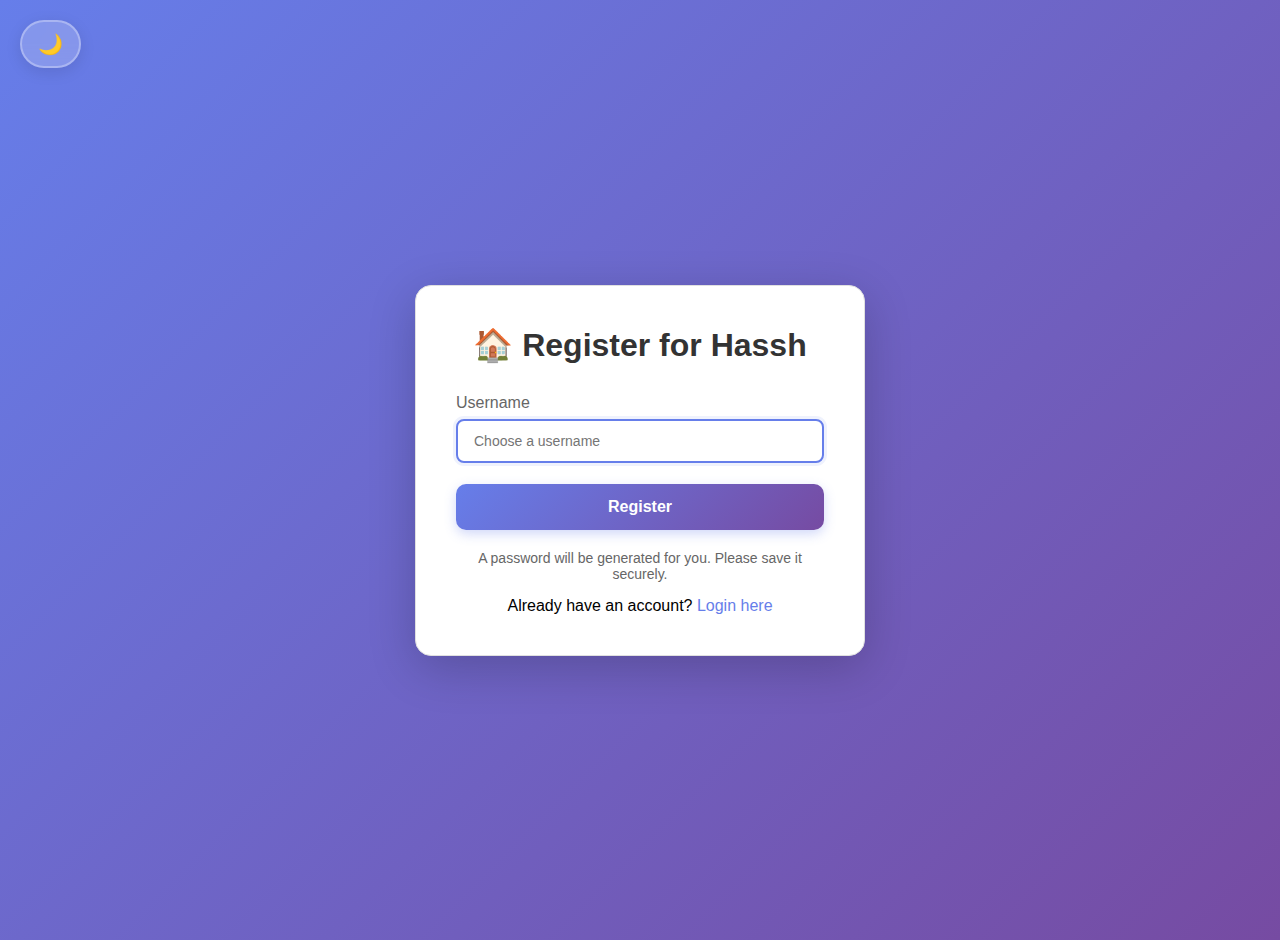
<file: templates/register.html>
<!DOCTYPE html>
<html lang="en">
<head>
    <meta charset="UTF-8">
    <meta name="viewport" content="width=device-width, initial-scale=1.0">
    <title>Register - Hassh</title>
    <link rel="stylesheet" href="/static/css/style.css">
    <style>
        .login-container {
            display: flex;
            justify-content: center;
            align-items: center;
            min-height: 100vh;
        }
        .login-card {
            background: var(--card-bg);
            border-radius: 16px;
            padding: 40px;
            box-shadow: var(--shadow-xl);
            max-width: 450px;
            width: 100%;
            animation: scaleIn 0.3s ease-out;
            border: 1px solid var(--border-color);
        }
        .login-card h1 {
            text-align: center;
            color: var(--text-primary);
            margin-bottom: 30px;
        }
        .login-form .form-group {
            margin-bottom: 20px;
        }
        .login-form label {
            display: block;
            margin-bottom: 8px;
            color: var(--text-secondary);
            font-weight: 500;
        }
        .login-form input {
            width: 100%;
            padding: 12px 16px;
            border: 2px solid var(--input-border);
            border-radius: 8px;
            font-size: 14px;
            background: var(--input-bg);
            color: var(--text-primary);
            transition: all 0.3s ease;
        }
        .login-form input:focus {
            outline: none;
            border-color: #667eea;
            box-shadow: 0 0 0 3px rgba(102, 126, 234, 0.1);
            transform: translateY(-1px);
        }
        .login-form button {
            width: 100%;
            padding: 14px;
            background: var(--gradient-primary);
            color: white;
            border: none;
            border-radius: 10px;
            font-size: 16px;
            font-weight: 600;
            cursor: pointer;
            transition: all 0.3s cubic-bezier(0.4, 0, 0.2, 1);
            box-shadow: 0 4px 12px rgba(102, 126, 234, 0.3);
        }
        .login-form button:hover {
            transform: translateY(-2px);
            box-shadow: 0 6px 20px rgba(102, 126, 234, 0.4);
        }
        .info-text {
            text-align: center;
            color: var(--text-secondary);
            font-size: 14px;
            margin-top: 20px;
        }
        .password-display {
            background: var(--bg-secondary);
            border: 2px solid #667eea;
            border-radius: 8px;
            padding: 15px;
            margin: 20px 0;
            text-align: center;
            font-family: monospace;
            font-size: 16px;
            word-break: break-all;
            color: var(--text-primary);
        }
        .warning {
            background: linear-gradient(135deg, rgba(245, 87, 108, 0.1) 0%, rgba(240, 147, 251, 0.1) 100%);
            border: 1px solid #ffc107;
            border-left: 4px solid #f5576c;
            border-radius: 8px;
            padding: 12px;
            margin: 15px 0;
            color: var(--text-primary);
            font-size: 14px;
        }
        .login-link {
            text-align: center;
            margin-top: 15px;
        }
        .login-link a {
            color: #667eea;
            text-decoration: none;
        }
        .login-link a:hover {
            text-decoration: underline;
        }
    </style>
</head>
<body>
    <div class="login-container">
        <div class="login-card">
            <h1>🏠 Register for Hassh</h1>
            <form class="login-form" id="registerForm">
                <div class="form-group">
                    <label for="username">Username</label>
                    <input type="text" id="username" name="username" placeholder="Choose a username" required autofocus>
                </div>
                <button type="submit">Register</button>
            </form>
            <p class="info-text">
                A password will be generated for you. Please save it securely.
            </p>
            <div class="login-link">
                <p>Already have an account? <a href="/login">Login here</a></p>
            </div>
            <div id="messageContainer"></div>
        </div>
    </div>

    <script src="/static/js/utils.js"></script>
    <script src="/static/js/ui.js"></script>
    <script src="/static/js/register.js"></script>
</body>
</html>
</file>
<file: static/css/style.css>
:root {
    /* Light Theme Colors */
    --bg-primary: linear-gradient(135deg, #667eea 0%, #764ba2 100%);
    --bg-secondary: #f5f7fa;
    --card-bg: #ffffff;
    --text-primary: #333333;
    --text-secondary: #666666;
    --text-tertiary: #999999;
    --border-color: #e0e0e0;
    --shadow-sm: 0 2px 8px rgba(0, 0, 0, 0.08);
    --shadow-md: 0 4px 16px rgba(0, 0, 0, 0.12);
    --shadow-lg: 0 8px 32px rgba(0, 0, 0, 0.16);
    --shadow-xl: 0 12px 48px rgba(0, 0, 0, 0.2);
    --gradient-primary: linear-gradient(135deg, #667eea 0%, #764ba2 100%);
    --gradient-success: linear-gradient(135deg, #11998e 0%, #38ef7d 100%);
    --gradient-danger: linear-gradient(135deg, #eb3349 0%, #f45c43 100%);
    --gradient-warning: linear-gradient(135deg, #f093fb 0%, #f5576c 100%);
    --gradient-info: linear-gradient(135deg, #4facfe 0%, #00f2fe 100%);
    --input-bg: #ffffff;
    --input-border: #e0e0e0;
    --modal-overlay: rgba(0, 0, 0, 0.6);
    --toast-bg: #ffffff;
    --toast-shadow: 0 8px 32px rgba(0, 0, 0, 0.24);
}

body.dark-theme {
    /* Dark Theme Colors - Using blue-grays for better readability */
    --bg-primary: linear-gradient(135deg, #2d3561 0%, #3d4875 100%);
    --bg-secondary: #3a4562;
    --card-bg: #2c3548;
    --text-primary: #f0f2f5;
    --text-secondary: #c5c9d1;
    --text-tertiary: #a0a6b2;
    --border-color: #4a5568;
    --shadow-sm: 0 2px 8px rgba(0, 0, 0, 0.3);
    --shadow-md: 0 4px 16px rgba(0, 0, 0, 0.4);
    --shadow-lg: 0 8px 32px rgba(0, 0, 0, 0.5);
    --shadow-xl: 0 12px 48px rgba(0, 0, 0, 0.6);
    --gradient-primary: linear-gradient(135deg, #667eea 0%, #764ba2 100%);
    --gradient-success: linear-gradient(135deg, #11998e 0%, #38ef7d 100%);
    --gradient-danger: linear-gradient(135deg, #eb3349 0%, #f45c43 100%);
    --gradient-warning: linear-gradient(135deg, #f093fb 0%, #f5576c 100%);
    --gradient-info: linear-gradient(135deg, #4facfe 0%, #00f2fe 100%);
    --input-bg: #3a4562;
    --input-border: #5a6580;
    --modal-overlay: rgba(0, 0, 0, 0.8);
    --toast-bg: #3a4562;
    --toast-shadow: 0 8px 32px rgba(0, 0, 0, 0.6);
}

* {
    box-sizing: border-box;
    margin: 0;
    padding: 0;
}

body {
    font-family: -apple-system, BlinkMacSystemFont, 'Segoe UI', Roboto, Oxygen, Ubuntu, Cantarell, sans-serif;
    background: var(--bg-primary);
    min-height: 100vh;
    padding: 20px;
    overflow-y: auto;
    transition: background 0.3s ease, color 0.3s ease;
}

.container {
    max-width: 1200px;
    margin: 0 auto;
}

header {
    text-align: center;
    color: white;
    margin-bottom: 40px;
    position: relative;
    padding-top: 20px;
    animation: fadeInDown 0.6s ease-out;
}

@keyframes fadeInDown {
    from {
        opacity: 0;
        transform: translateY(-20px);
    }
    to {
        opacity: 1;
        transform: translateY(0);
    }
}

header h1 {
    font-size: 2.5em;
    margin-bottom: 10px;
    padding: 0 150px;
    text-shadow: 0 2px 10px rgba(0, 0, 0, 0.2);
}

.subtitle {
    font-size: 1.2em;
    opacity: 0.9;
}

.user-controls {
    position: absolute;
    top: 20px;
    right: 20px;
    display: flex;
    align-items: center;
    gap: 10px;
}

.username-display {
    color: white;
    font-weight: 500;
}

.logout-btn {
    padding: 8px 16px;
}

/* Theme Toggle Button */
.theme-toggle {
    position: fixed;
    top: 20px;
    left: 20px;
    z-index: 1000;
    background: rgba(255, 255, 255, 0.2);
    backdrop-filter: blur(10px);
    border: 2px solid rgba(255, 255, 255, 0.3);
    color: white;
    padding: 10px 16px;
    border-radius: 50px;
    cursor: pointer;
    font-size: 20px;
    transition: all 0.3s ease;
    box-shadow: 0 4px 16px rgba(0, 0, 0, 0.1);
}

.theme-toggle:hover {
    background: rgba(255, 255, 255, 0.3);
    transform: scale(1.05);
    box-shadow: 0 6px 20px rgba(0, 0, 0, 0.15);
}

/* Navigation Menu */
.menu-bar {
    display: flex;
    gap: 10px;
    margin-bottom: 30px;
    flex-wrap: wrap;
    justify-content: center;
    animation: fadeIn 0.8s ease-out;
}

@keyframes fadeIn {
    from {
        opacity: 0;
    }
    to {
        opacity: 1;
    }
}

.menu-btn {
    background: var(--card-bg);
    color: var(--text-primary);
    border: 2px solid transparent;
    padding: 12px 24px;
    font-size: 16px;
    font-weight: 600;
    border-radius: 12px;
    cursor: pointer;
    transition: all 0.3s cubic-bezier(0.4, 0, 0.2, 1);
    box-shadow: var(--shadow-md);
    position: relative;
    overflow: hidden;
}

.menu-btn::before {
    content: '';
    position: absolute;
    top: 0;
    left: -100%;
    width: 100%;
    height: 100%;
    background: linear-gradient(90deg, transparent, rgba(255, 255, 255, 0.2), transparent);
    transition: left 0.5s ease;
}

.menu-btn:hover::before {
    left: 100%;
}

.menu-btn:hover {
    transform: translateY(-2px);
    box-shadow: var(--shadow-lg);
    border-color: rgba(102, 126, 234, 0.3);
}

.menu-btn.active {
    background: var(--gradient-primary);
    color: white;
    box-shadow: 0 6px 20px rgba(102, 126, 234, 0.4);
    transform: translateY(-2px);
}

.menu-btn:active {
    transform: translateY(0);
}

/* Content Sections */
.content-section {
    display: none;
}

.content-section.active {
    display: block;
}

.main-content {
    display: flex;
    flex-direction: column;
    gap: 30px;
    max-width: 1200px;
    margin: 0 auto;
}

.card {
    background: var(--card-bg);
    border-radius: 16px;
    padding: 30px;
    box-shadow: var(--shadow-xl);
    transition: all 0.3s ease;
    animation: slideInUp 0.5s ease-out;
    border: 1px solid var(--border-color);
}

@keyframes slideInUp {
    from {
        opacity: 0;
        transform: translateY(20px);
    }
    to {
        opacity: 1;
        transform: translateY(0);
    }
}

.card:hover {
    box-shadow: 0 16px 56px rgba(0, 0, 0, 0.24);
    transform: translateY(-2px);
}

.card h2 {
    color: var(--text-primary);
    margin-bottom: 20px;
    font-size: 1.8em;
}

.card h3 {
    color: var(--text-secondary);
    margin-bottom: 15px;
    font-size: 1.3em;
}

.form-row {
    display: flex;
    gap: 10px;
    margin-bottom: 20px;
}

.form-group {
    margin-bottom: 20px;
}

.form-group label {
    display: block;
    margin-bottom: 8px;
    color: var(--text-secondary);
    font-weight: 500;
}

.form-group input,
.form-group select {
    width: 100%;
    padding: 12px 16px;
    border: 2px solid var(--input-border);
    border-radius: 8px;
    font-size: 14px;
    background: var(--input-bg);
    color: var(--text-primary);
    transition: all 0.3s ease;
}

.form-group input:focus,
.form-group select:focus {
    outline: none;
    border-color: #667eea;
    box-shadow: 0 0 0 3px rgba(102, 126, 234, 0.1);
    transform: translateY(-1px);
}

input[type="text"],
input[type="number"],
input[type="datetime-local"],
input[type="password"] {
    flex: 1;
    padding: 12px 16px;
    border: 2px solid var(--input-border);
    border-radius: 8px;
    font-size: 14px;
    background: var(--input-bg);
    color: var(--text-primary);
    transition: all 0.3s ease;
}

input:focus {
    outline: none;
    border-color: #667eea;
    box-shadow: 0 0 0 3px rgba(102, 126, 234, 0.1);
    transform: translateY(-1px);
}

.btn {
    padding: 12px 24px;
    border: none;
    border-radius: 10px;
    font-size: 14px;
    font-weight: 600;
    cursor: pointer;
    transition: all 0.3s cubic-bezier(0.4, 0, 0.2, 1);
    position: relative;
    overflow: hidden;
}

.btn::after {
    content: '';
    position: absolute;
    top: 50%;
    left: 50%;
    width: 0;
    height: 0;
    border-radius: 50%;
    background: rgba(255, 255, 255, 0.3);
    transform: translate(-50%, -50%);
    transition: width 0.6s, height 0.6s;
}

.btn:active::after {
    width: 300px;
    height: 300px;
}

.btn-primary {
    background: var(--gradient-primary);
    color: white;
    box-shadow: 0 4px 12px rgba(102, 126, 234, 0.3);
}

.btn-primary:hover {
    transform: translateY(-2px);
    box-shadow: 0 6px 20px rgba(102, 126, 234, 0.4);
}

.btn-primary:active {
    transform: translateY(0);
}

.btn-secondary {
    background: linear-gradient(135deg, #6c757d 0%, #5a6268 100%);
    color: white;
    box-shadow: 0 4px 12px rgba(108, 117, 125, 0.3);
}

.btn-secondary:hover {
    transform: translateY(-2px);
    box-shadow: 0 6px 20px rgba(108, 117, 125, 0.4);
}

.btn-danger {
    background: var(--gradient-danger);
    color: white;
    padding: 8px 16px;
    font-size: 12px;
    box-shadow: 0 4px 12px rgba(235, 51, 73, 0.3);
}

.btn-danger:hover {
    transform: translateY(-2px);
    box-shadow: 0 6px 20px rgba(235, 51, 73, 0.4);
}

.btn-copy {
    background: var(--gradient-success);
    color: white;
    padding: 8px 16px;
    font-size: 12px;
    margin-left: 10px;
    box-shadow: 0 4px 12px rgba(17, 153, 142, 0.3);
}

.btn-copy:hover {
    transform: translateY(-2px);
    box-shadow: 0 6px 20px rgba(17, 153, 142, 0.4);
}

.entity-item,
.share-item {
    background: var(--bg-secondary);
    padding: 20px;
    margin-bottom: 15px;
    border-radius: 12px;
    border-left: 4px solid transparent;
    background-image: linear-gradient(var(--bg-secondary), var(--bg-secondary)), var(--gradient-primary);
    background-origin: border-box;
    background-clip: padding-box, border-box;
    box-shadow: var(--shadow-sm);
    transition: all 0.3s ease;
    animation: slideInLeft 0.4s ease-out;
}

@keyframes slideInLeft {
    from {
        opacity: 0;
        transform: translateX(-20px);
    }
    to {
        opacity: 1;
        transform: translateX(0);
    }
}

.entity-item:hover,
.share-item:hover {
    transform: translateX(4px);
    box-shadow: var(--shadow-md);
}

.entity-item {
    display: flex;
    justify-content: space-between;
    align-items: center;
}

.entity-info {
    flex: 1;
}

.entity-id {
    font-weight: 600;
    color: var(--text-primary);
    margin-bottom: 5px;
}

.entity-state {
    color: var(--text-secondary);
    font-size: 14px;
}

.share-item {
    border-left-color: #28a745;
}

.share-header {
    display: flex;
    justify-content: space-between;
    align-items: center;
    margin-bottom: 10px;
}

.share-id {
    font-weight: 600;
    color: #333;
    font-family: monospace;
}

.share-details {
    margin: 10px 0;
    color: var(--text-secondary);
    font-size: 14px;
}

/* Progress Bar for Time/Counter Restrictions */
.progress-container {
    margin: 15px 0;
    background: var(--bg-secondary);
    border-radius: 10px;
    overflow: hidden;
    height: 8px;
    box-shadow: inset 0 2px 4px rgba(0, 0, 0, 0.1);
}

.progress-bar {
    height: 100%;
    background: var(--gradient-primary);
    border-radius: 10px;
    transition: width 0.6s cubic-bezier(0.4, 0, 0.2, 1);
    position: relative;
    overflow: hidden;
}

.progress-bar::after {
    content: '';
    position: absolute;
    top: 0;
    left: 0;
    right: 0;
    bottom: 0;
    background: linear-gradient(90deg, transparent, rgba(255, 255, 255, 0.3), transparent);
    animation: shimmer 2s infinite;
}

@keyframes shimmer {
    0% {
        transform: translateX(-100%);
    }
    100% {
        transform: translateX(100%);
    }
}

.progress-label {
    display: flex;
    justify-content: space-between;
    margin-top: 5px;
    font-size: 12px;
    color: var(--text-tertiary);
}

.share-link {
    background: var(--bg-secondary);
    padding: 12px;
    border-radius: 8px;
    margin: 10px 0;
    word-break: break-all;
    font-family: monospace;
    font-size: 13px;
    border: 1px solid var(--border-color);
}

.badge {
    display: inline-block;
    padding: 4px 8px;
    border-radius: 4px;
    font-size: 12px;
    font-weight: 600;
    margin-right: 5px;
}

.badge-permanent {
    background: #17a2b8;
    color: white;
}

.badge-counter {
    background: #ffc107;
    color: #333;
}

.badge-time {
    background: #fd7e14;
    color: white;
}

.badge-active {
    background: #28a745;
    color: white;
}

.badge-inactive {
    background: #dc3545;
    color: white;
}

.badge-info {
    background: #d1ecf1;
    color: #0c5460;
}

.badge-success {
    background: #d4edda;
    color: #155724;
}

.badge-warning {
    background: #fff3cd;
    color: #856404;
}

.badge-danger {
    background: #f8d7da;
    color: #721c24;
}

.badge-primary {
    background: #cce5ff;
    color: #004085;
}

.badge-secondary {
    background: #e2e3e5;
    color: #383d41;
}

/* Toast Notification System */
.toast-container {
    position: fixed;
    top: 20px;
    right: 20px;
    z-index: 10000;
    display: flex;
    flex-direction: column;
    gap: 10px;
    max-width: 400px;
    pointer-events: none;
}

.toast {
    background: var(--toast-bg);
    color: var(--text-primary);
    padding: 16px 20px;
    border-radius: 12px;
    box-shadow: var(--toast-shadow);
    display: flex;
    align-items: center;
    gap: 12px;
    min-width: 300px;
    pointer-events: all;
    animation: slideInRight 0.3s ease-out;
    border-left: 4px solid;
    backdrop-filter: blur(10px);
}

.toast.hiding {
    animation: slideOutRight 0.3s ease-out forwards;
}

@keyframes slideInRight {
    from {
        opacity: 0;
        transform: translateX(100%);
    }
    to {
        opacity: 1;
        transform: translateX(0);
    }
}

@keyframes slideOutRight {
    from {
        opacity: 1;
        transform: translateX(0);
    }
    to {
        opacity: 0;
        transform: translateX(100%);
    }
}

.toast-icon {
    font-size: 24px;
    flex-shrink: 0;
}

.toast-content {
    flex: 1;
}

.toast-title {
    font-weight: 600;
    margin-bottom: 4px;
}

.toast-message {
    font-size: 14px;
    color: var(--text-secondary);
}

.toast-close {
    background: none;
    border: none;
    color: var(--text-tertiary);
    cursor: pointer;
    font-size: 20px;
    padding: 0;
    width: 24px;
    height: 24px;
    display: flex;
    align-items: center;
    justify-content: center;
    border-radius: 4px;
    transition: all 0.2s ease;
    flex-shrink: 0;
}

.toast-close:hover {
    background: rgba(0, 0, 0, 0.1);
    color: var(--text-primary);
}

.toast.success {
    border-left-color: #38ef7d;
}

.toast.error {
    border-left-color: #f45c43;
}

.toast.warning {
    border-left-color: #f5576c;
}

.toast.info {
    border-left-color: #00f2fe;
}

/* Modal Overlay */
.modal-overlay {
    display: block;
    position: fixed;
    z-index: 1000;
    left: 0;
    top: 0;
    width: 100%;
    height: 100%;
    background-color: var(--modal-overlay);
    overflow-y: auto;
    padding: 20px;
    backdrop-filter: blur(4px);
    animation: fadeIn 0.3s ease-out;
}

.modal-overlay .modal-content {
    background-color: var(--card-bg);
    margin: 50px auto;
    padding: 0;
    border-radius: 16px;
    width: 90%;
    max-width: 700px;
    box-shadow: var(--shadow-xl);
    position: relative;
    animation: scaleIn 0.3s ease-out;
    border: 1px solid var(--border-color);
}

@keyframes scaleIn {
    from {
        opacity: 0;
        transform: scale(0.9);
    }
    to {
        opacity: 1;
        transform: scale(1);
    }
}

.modal-header {
    padding: 20px 30px;
    border-bottom: 2px solid var(--border-color);
    display: flex;
    justify-content: space-between;
    align-items: center;
    background: var(--gradient-primary);
    color: white;
    border-radius: 16px 16px 0 0;
}

.modal-header h2 {
    margin: 0;
    font-size: 1.5em;
    word-break: break-word;
    color: white;
}

.modal-close {
    background: transparent;
    border: none;
    color: white;
    font-size: 32px;
    font-weight: bold;
    cursor: pointer;
    padding: 0;
    width: 32px;
    height: 32px;
    line-height: 28px;
    text-align: center;
    border-radius: 8px;
    transition: all 0.2s ease;
}

.modal-close:hover {
    background: rgba(255, 255, 255, 0.2);
    transform: rotate(90deg);
}

.modal-body {
    padding: 30px;
    max-height: calc(80vh - 100px);
    overflow-y: auto;
}

/* Custom Dialog Box */
.dialog-overlay {
    display: none;
    position: fixed;
    z-index: 10001;
    left: 0;
    top: 0;
    width: 100%;
    height: 100%;
    background-color: var(--modal-overlay);
    backdrop-filter: blur(4px);
    animation: fadeIn 0.3s ease-out;
}

.dialog-box {
    position: absolute;
    top: 50%;
    left: 50%;
    transform: translate(-50%, -50%);
    background: var(--card-bg);
    border-radius: 16px;
    box-shadow: var(--shadow-xl);
    min-width: 320px;
    max-width: 500px;
    animation: scaleIn 0.3s ease-out;
    border: 1px solid var(--border-color);
}

.dialog-header {
    padding: 20px 24px;
    border-bottom: 2px solid var(--border-color);
    display: flex;
    align-items: center;
    gap: 12px;
}

.dialog-icon {
    font-size: 32px;
}

.dialog-icon.success { color: #38ef7d; }
.dialog-icon.error { color: #f45c43; }
.dialog-icon.warning { color: #f5576c; }
.dialog-icon.info { color: #00f2fe; }

.dialog-title {
    font-size: 1.3em;
    font-weight: 600;
    color: var(--text-primary);
}

.dialog-body {
    padding: 24px;
    color: var(--text-secondary);
    font-size: 15px;
    line-height: 1.6;
}

.dialog-footer {
    padding: 16px 24px;
    border-top: 1px solid var(--border-color);
    display: flex;
    justify-content: flex-end;
    gap: 10px;
}

.dialog-btn {
    padding: 10px 20px;
    border: none;
    border-radius: 8px;
    font-size: 14px;
    font-weight: 600;
    cursor: pointer;
    transition: all 0.3s ease;
}

.dialog-btn-primary {
    background: var(--gradient-primary);
    color: white;
}

.dialog-btn-primary:hover {
    transform: translateY(-2px);
    box-shadow: 0 4px 12px rgba(102, 126, 234, 0.4);
}

.dialog-btn-secondary {
    background: var(--bg-secondary);
    color: var(--text-primary);
    border: 1px solid var(--border-color);
}

.dialog-btn-secondary:hover {
    background: var(--border-color);
}

.entity-details {
    margin-bottom: 25px;
}

.detail-row {
    padding: 12px 0;
    border-bottom: 1px solid var(--border-color);
    display: flex;
    align-items: center;
    gap: 10px;
}

.detail-row:last-child {
    border-bottom: none;
}

.detail-row strong {
    min-width: 130px;
    color: var(--text-secondary);
    font-weight: 600;
}

.attributes-list {
    background: var(--bg-secondary);
    border-radius: 8px;
    padding: 15px;
    margin-top: 15px;
    max-height: 300px;
    overflow-y: auto;
}

.attribute-item {
    padding: 8px 0;
    border-bottom: 1px solid var(--border-color);
    font-size: 14px;
    color: var(--text-primary);
}

.attribute-item:last-child {
    border-bottom: none;
}

.attribute-item strong {
    color: #667eea;
    margin-right: 10px;
}

.entity-controls {
    margin-top: 25px;
    padding-top: 25px;
    border-top: 2px solid var(--border-color);
}

.entity-controls h3 {
    margin-bottom: 15px;
    color: var(--text-primary);
}

.control-buttons {
    display: flex;
    flex-wrap: wrap;
    gap: 10px;
}

.control-buttons .btn {
    flex: 1;
    min-width: 120px;
}

.entity-access {
    margin-top: 5px;
}

/* Shared Entities */
.shared-group {
    margin-bottom: 30px;
    padding: 20px;
    background: var(--bg-secondary);
    border-radius: 12px;
    border-left: 4px solid #667eea;
    box-shadow: var(--shadow-sm);
}

.shared-owner {
    color: #667eea;
    margin-bottom: 15px;
    font-size: 1.2em;
}

.checkbox-group {
    max-height: 200px;
    overflow-y: auto;
    border: 2px solid var(--border-color);
    border-radius: 8px;
    padding: 10px;
    background: var(--input-bg);
}

.checkbox-item {
    padding: 8px;
    margin-bottom: 5px;
    transition: background 0.2s ease;
    border-radius: 6px;
}

.checkbox-item:hover {
    background: var(--bg-secondary);
}

.checkbox-item label {
    cursor: pointer;
    display: flex;
    align-items: center;
    color: var(--text-primary);
}

.checkbox-item input[type="checkbox"] {
    width: auto;
    margin-right: 10px;
}

/* Modal */
.modal {
    display: none;
    position: fixed;
    z-index: 1000;
    left: 0;
    top: 0;
    width: 100%;
    height: 100%;
    background-color: var(--modal-overlay);
    backdrop-filter: blur(4px);
    animation: fadeIn 0.3s ease-out;
}

.modal-content {
    background-color: var(--card-bg);
    margin: 5% auto;
    padding: 30px;
    border-radius: 16px;
    width: 80%;
    max-width: 800px;
    max-height: 80vh;
    overflow-y: auto;
    box-shadow: var(--shadow-xl);
    animation: scaleIn 0.3s ease-out;
    border: 1px solid var(--border-color);
}

.close {
    color: var(--text-tertiary);
    float: right;
    font-size: 28px;
    font-weight: bold;
    cursor: pointer;
    transition: all 0.2s ease;
}

.close:hover {
    color: var(--text-primary);
    transform: rotate(90deg);
}

.search-box {
    margin: 20px 0;
}

.search-box input {
    width: 100%;
    padding: 12px 16px;
    border: 2px solid var(--input-border);
    border-radius: 8px;
    font-size: 14px;
    background: var(--input-bg);
    color: var(--text-primary);
    transition: all 0.3s ease;
}

.search-box input:focus {
    outline: none;
    border-color: #667eea;
    box-shadow: 0 0 0 3px rgba(102, 126, 234, 0.1);
}

.entities-browser {
    max-height: 400px;
    overflow-y: auto;
}

.browse-entity-item {
    padding: 12px;
    border-bottom: 1px solid var(--border-color);
    cursor: pointer;
    transition: all 0.2s ease;
    border-radius: 8px;
    margin-bottom: 4px;
}

.browse-entity-item:hover {
    background: var(--bg-secondary);
    transform: translateX(4px);
}

.browse-entity-id {
    font-weight: 600;
    color: var(--text-primary);
    margin-bottom: 4px;
}

.browse-entity-state {
    color: var(--text-secondary);
    font-size: 13px;
}

.empty-state {
    text-align: center;
    padding: 40px;
    color: var(--text-tertiary);
}

.error-message {
    background: linear-gradient(135deg, rgba(235, 51, 73, 0.1) 0%, rgba(244, 92, 67, 0.1) 100%);
    color: #721c24;
    padding: 12px 16px;
    border-radius: 8px;
    margin-bottom: 15px;
    border-left: 4px solid #f45c43;
}

body.dark-theme .error-message {
    color: #f8d7da;
}

.success-message {
    background: linear-gradient(135deg, rgba(17, 153, 142, 0.1) 0%, rgba(56, 239, 125, 0.1) 100%);
    color: #155724;
    padding: 12px 16px;
    border-radius: 8px;
    margin-bottom: 15px;
    border-left: 4px solid #38ef7d;
}

body.dark-theme .success-message {
    color: #d4edda;
}

/* Toggle Switch */
.switch {
    position: relative;
    display: inline-block;
    width: 60px;
    height: 34px;
}

.switch input {
    opacity: 0;
    width: 0;
    height: 0;
}

.slider {
    position: absolute;
    cursor: pointer;
    top: 0;
    left: 0;
    right: 0;
    bottom: 0;
    background: var(--border-color);
    transition: .4s cubic-bezier(0.4, 0, 0.2, 1);
    border-radius: 34px;
    box-shadow: inset 0 2px 4px rgba(0, 0, 0, 0.1);
}

.slider:before {
    position: absolute;
    content: "";
    height: 26px;
    width: 26px;
    left: 4px;
    bottom: 4px;
    background-color: white;
    transition: .4s cubic-bezier(0.4, 0, 0.2, 1);
    border-radius: 50%;
    box-shadow: 0 2px 4px rgba(0, 0, 0, 0.2);
}

input:checked + .slider {
    background: var(--gradient-success);
    box-shadow: 0 0 8px rgba(56, 239, 125, 0.4);
}

input:focus + .slider {
    box-shadow: 0 0 1px #28a745, 0 0 0 3px rgba(40, 167, 69, 0.1);
}

input:checked + .slider:before {
    transform: translateX(26px);
}

.slider.round {
    border-radius: 34px;
}

.slider.round:before {
    border-radius: 50%;
}

/* Settings Page Improvements */
.card .card {
    box-shadow: 0 2px 8px rgba(0, 0, 0, 0.1);
    margin-bottom: 20px;
}

.card .card:last-of-type {
    margin-bottom: 0;
}

/* Modern Table Styles */
.modern-table {
    width: 100%;
    margin-top: 20px;
    border-collapse: separate;
    border-spacing: 0;
    background: var(--card-bg);
    border-radius: 12px;
    overflow: hidden;
    box-shadow: var(--shadow-sm);
}

.modern-table thead {
    background: var(--gradient-primary);
    color: white;
}

.modern-table thead th {
    padding: 16px;
    text-align: left;
    font-weight: 600;
    font-size: 14px;
    text-transform: uppercase;
    letter-spacing: 0.5px;
}

.modern-table tbody tr {
    background: var(--card-bg);
    border-bottom: 1px solid var(--border-color);
    transition: all 0.2s ease;
}

.modern-table tbody tr:hover {
    background: var(--bg-secondary);
    transform: translateX(2px);
}

.modern-table tbody tr:last-child {
    border-bottom: none;
}

.modern-table tbody td {
    padding: 16px;
    color: var(--text-primary);
    font-size: 14px;
}

.modern-table tbody td:first-child {
    font-weight: 500;
}

.modern-table .table-actions {
    display: flex;
    gap: 8px;
    align-items: center;
}

/* Section Styles */
.section-header {
    display: flex;
    justify-content: space-between;
    align-items: center;
    margin-bottom: 24px;
    padding-bottom: 16px;
    border-bottom: 2px solid var(--border-color);
}

.section-header h2 {
    margin: 0;
    color: var(--text-primary);
}

.section-header .section-actions {
    display: flex;
    gap: 10px;
}

.admin-section {
    margin-bottom: 40px;
}

.admin-section h3 {
    color: var(--text-primary);
    margin-bottom: 20px;
    font-size: 1.3em;
    display: flex;
    align-items: center;
    gap: 10px;
}

.admin-section h3::before {
    content: '';
    width: 4px;
    height: 24px;
    background: var(--gradient-primary);
    border-radius: 2px;
}

/* Responsive adjustments */
@media (max-width: 768px) {
    body {
        padding: 10px;
    }
    
    header {
        padding-top: 60px; /* More space for user controls */
    }
    
    header h1 {
        font-size: 1.8em;
        padding: 0 10px; /* Less padding on mobile */
    }
    
    .user-controls {
        position: static;
        justify-content: center;
        width: 100%;
        margin-bottom: 15px;
        flex-wrap: wrap;
    }
    
    .menu-bar {
        flex-direction: column;
        gap: 8px;
    }
    
    .menu-btn {
        width: 100%;
        padding: 14px 20px;
    }
    
    .form-row {
        flex-direction: column;
    }
    
    .subtitle {
        font-size: 1em;
    }
    
    .card {
        padding: 20px;
    }
    
    .card h2 {
        font-size: 1.5em;
    }
    
    .card h3 {
        font-size: 1.1em;
    }
    
    .modal-content {
        width: 95%;
        margin: 10% auto;
        padding: 20px;
    }
    
    .entity-item {
        flex-direction: column;
        align-items: flex-start;
    }
    
    .btn {
        width: 100%;
        margin-bottom: 10px;
    }
    
    .btn-danger,
    .btn-copy {
        width: auto;
        margin-bottom: 0;
    }
    
    .share-header {
        flex-direction: column;
        align-items: flex-start;
        gap: 10px;
    }
    
    .form-group input,
    .form-group select {
        font-size: 16px; /* Prevents zoom on iOS */
    }
}

@media (max-width: 480px) {
    header h1 {
        font-size: 1.5em;
    }
    
    .card {
        padding: 15px;
    }
    
    .btn {
        font-size: 13px;
        padding: 10px 20px;
    }
}
</file>
